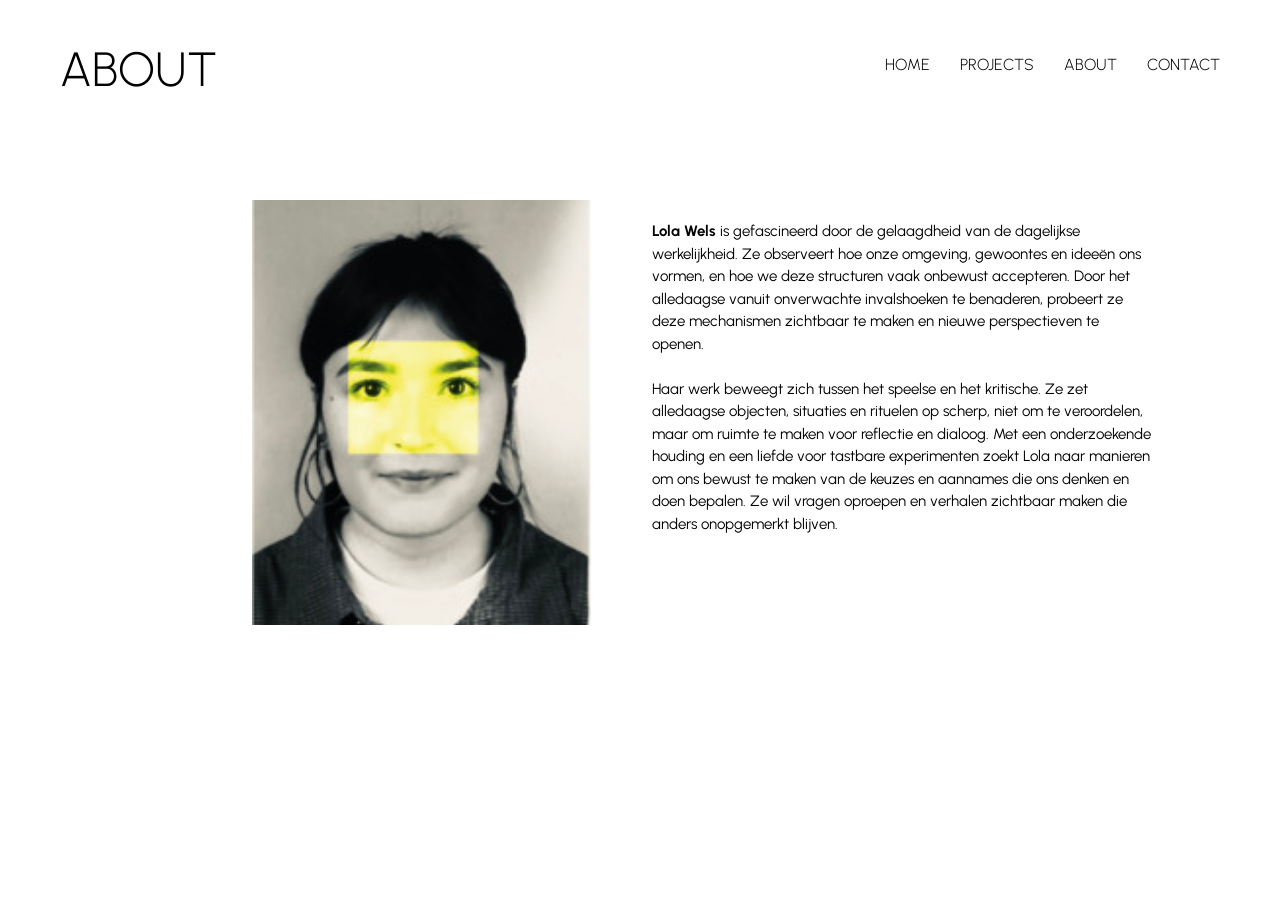
<file: about.html>
<!DOCTYPE html>
<html lang="en">

<head>
  <meta charset="UTF-8">
  <meta name="viewport" content="width=device-width, initial-scale=1.0">
  <title>Lola Wels - About</title>
  <link rel="stylesheet" href="styles.css">
</head>

<body>
  <header>
    <a href="index.html" class="logo" style="visibility: hidden;">LOLA WELS</a>
    <nav>
      <a href="index.html">HOME</a>
      <a href="projects.html">PROJECTS</a>
      <a href="about.html">ABOUT</a>
      <a href="contact.html">CONTACT</a>
    </nav>
  </header>

  <main class="about-container">
    <h1>ABOUT</h1>

    <img src="img/me.jpg" alt="Lola Wels" class="about-image">

    <div class="about-text">
      <p>
        <strong>Lola Wels</strong>
        is gefascineerd door de gelaagdheid van de dagelijkse werkelijkheid. Ze observeert hoe onze omgeving,
        gewoontes en ideeën ons vormen, en hoe we deze structuren vaak onbewust accepteren. Door het alledaagse vanuit
        onverwachte invalshoeken te benaderen, probeert ze deze mechanismen zichtbaar te maken en nieuwe perspectieven
        te openen.
        <br><br>
        Haar werk beweegt zich tussen het speelse en het kritische. Ze zet alledaagse objecten, situaties en rituelen op
        scherp, niet om te veroordelen, maar om ruimte te maken voor reflectie en dialoog. Met een onderzoekende houding
        en een liefde voor tastbare experimenten zoekt Lola naar manieren om ons bewust te maken van de keuzes en
        aannames die ons denken en doen bepalen. Ze wil vragen oproepen en verhalen zichtbaar maken die anders
        onopgemerkt blijven.
      </p>
    </div>
  </main>
</body>

</html>
</file>
<file: styles.css>
@import url('https://fonts.googleapis.com/css2?family=Urbanist:ital,wght@0,100..900;1,100..900&display=swap');

:root {
  --yellow: #F7E900;
  --text-color: #000;
  --bg-color: #FFF;
  --font-family: 'Urbanist', 'Helvetica Neue', Helvetica, Arial, sans-serif;
  --placeholder-grey: #C4C4C4;
}

* {
  box-sizing: border-box;
  margin: 0;
  padding: 0;
}

body {
  font-family: var(--font-family);
  font-weight: 400;
  /* Regular */
  background-color: var(--bg-color);
  color: var(--text-color);
  overflow-x: hidden;
  position: relative;
  z-index: 1;
}

/* Typography */
h1 {
  font-size: 48px;
  font-weight: 300;
  text-transform: uppercase;
}

h2 {
  font-size: 24px;
  font-weight: normal;
}

p {
  font-size: 15px;
  /* Ingesteld op 15px */
  line-height: 1.5;
}

a {
  text-decoration: none;
  color: inherit;
}

/* Navigation Header */
header {
  display: flex;
  justify-content: space-between;
  align-items: flex-start;
  padding: 40px 60px;
  position: fixed;
  top: 0;
  left: 0;
  width: 100%;
  z-index: 100;
  pointer-events: none;
}

.logo {
  font-size: 48px;
  font-weight: 300;
  pointer-events: auto;
}

.logo-yellow-block {
  position: absolute;
  top: 0;
  left: 200px;
  width: 160px;
  height: 160px;
  background-color: var(--yellow);
  z-index: -1;
}

nav {
  display: flex;
  gap: 30px;
  pointer-events: auto;
  margin-top: 15px;
}

nav a {
  font-size: 16px;
  text-transform: uppercase;
  font-weight: 300;
}

nav a:hover {
  text-decoration: underline;
}

/* --- Pages --- */

/* Home Page */
.home-container {
  height: 100vh;
  display: flex;
  align-items: center;
  padding-left: 60px;
  padding-top: 15vh;
}

.carousel {
  display: flex;
  align-items: center;
  gap: 80px;
  width: 100%;
  cursor: grab;
  padding: 50px 0;
  overflow-x: auto;
  scrollbar-width: none;
}

.carousel::-webkit-scrollbar {
  display: none;
}

.carousel:active {
  cursor: grabbing;
}

.carousel-item {
  flex-shrink: 0;
  width: 30vw;
  height: 40vh;
  object-fit: contain;
  transition: width 0.45s cubic-bezier(0.25, 1, 0.5, 1), height 0.45s cubic-bezier(0.25, 1, 0.5, 1);
  will-change: width, height;
}

.carousel-item.active {
  width: 45vw;
  height: 60vh;
}


/* Projects Page */
.projects-container {
  padding: 200px 60px 100px;
  display: grid;
  grid-template-columns: repeat(12, 1fr);
  grid-auto-rows: auto;
  gap: 60px 80px;
  position: relative;
  align-items: start;
}

.projects-yellow-block {
  grid-column: 5 / 7;
  grid-row: 2;
  width: 125%;
  aspect-ratio: 1;
  background-color: var(--yellow);
  z-index: 1;
  margin-top: -40px;
}

.project-card {
  display: flex;
  flex-direction: column;
  gap: 10px;
  z-index: 2;
  align-items: flex-start;
  align-self: start;
}

.project-card img {
  width: auto;
  max-width: 100%;
  height: auto;
  max-height: 650px;
  display: block;
}

.project-card.large {
  grid-column: 1 / 6;
  grid-row: 1;
  margin-top: 50px;
}

.project-card.tall {
  grid-column: 7 / 13;
  grid-row: 1;
}

.project-card.wide {
  grid-column: 6 / 13;
  grid-row: 2 / 4;
}

.project-card.medium {
  grid-column: 2 / 6;
  grid-row: 3;
}

.project-card.row-3 {
  grid-row: 4;
}

.project-card.row-4 {
  grid-row: 5;
}

.project-card.row-5 {
  grid-row: 6;
}


.project-info {
  font-family: var(--font-family);
  font-size: 15px;
  text-transform: none;
  line-height: 1.5;
  margin-top: 5px;
}

.project-info strong,
.project-info .project-title {
  font-family: var(--font-family);
  font-weight: 400;
  font-size: 15px;
  line-height: 1.5;
  text-transform: uppercase;
  display: block;
}

.project-info br {
  display: none;
}

/* Project Detail Page */
.project-detail-container {
  padding: 150px 60px 100px;
}

.project-title-fixed {
  position: fixed !important;
  top: 160px;
  left: 60px;
  right: 60px;
  width: auto;
  z-index: 99999;
  pointer-events: none;
  transform: none !important;
}

.project-title-fixed h1 {
  margin-bottom: 20px;
}

.project-title-fixed h1 {
  margin-bottom: 20px;
}

.project-content-scrollable {
  margin-left: 0;
  position: relative;
  z-index: 10;
  padding-top: 100px;
}

.project-grid {
  display: grid;
  grid-template-columns: repeat(12, 1fr);
  grid-auto-rows: auto;
  gap: 45px 40px;
  position: relative;
  z-index: 2;
}


.meta {
  grid-column: 1 / 4;
  grid-row: 1;
  font-size: 15px;
  text-transform: uppercase;
  margin-bottom: 5px;
  line-height: 1.5;
}

.detail-img-1 {
  grid-column: 5 / 13;
  grid-row: 1 / 3;
  width: 100%;
  max-width: 100%;
  height: auto;
  object-fit: contain;
  display: block;
  z-index: 2;
  align-self: start;
}

.project-detail-yellow-block {
  grid-column: 4 / 8;
  grid-row: 2 / 4;
  width: 100%;
  aspect-ratio: 1;
  background-color: var(--yellow);
  z-index: 1;
}

.detail-text-1 {
  grid-column: 1 / 5;
  grid-row: 4;
  z-index: 3;
  margin-top: -175px;
}

.detail-img-wrapper.detail-img-2-wrapper {
  grid-column: 7 / 13;
  grid-row: 4 / 6;
  z-index: 2;
  margin-top: -175px;

}


.detail-img-2 {
  display: block;
  width: 100%;
  max-width: 100%;
  height: auto;
  max-height: none;
  object-fit: contain;
}

.detail-text-2 {
  grid-column: 7 / 13;
  grid-row: 6;
  z-index: 3;
  margin-top: -10px;
}

.detail-text-1 p,
.detail-text-2 p {
  margin-bottom: 20px;
  line-height: 1.6;
}

/* About Page */
.about-container {
  padding: 200px 60px 100px;
  display: flex;
  gap: 60px;
  align-items: flex-start;
}

.about-container h1 {
  position: fixed;
  top: 40px;
  left: 60px;
  z-index: 110;
}

.about-image {
  width: 340px;
  height: 425px;
  object-fit: cover;
  background-color: var(--placeholder-grey);
  margin-left: 15vw;
}

.about-text {
  max-width: 500px;
  padding-top: 20px;
}

.about-text p {
  margin-bottom: 20px;
}

.about-text strong {
  font-weight: bold;
}

/* Contact Page */
.contact-container {
  height: 100vh;
  display: flex;
  justify-content: center;
  align-items: center;
  position: relative;
}

.contact-container h1 {
  position: absolute;
  top: 40px;
  left: 60px;
}

.contact-yellow-block {
  position: absolute;
  top: 50%;
  left: 50%;
  transform: translate(-50%, -50%);
  width: 400px;
  height: 400px;
  background-color: var(--yellow);
  z-index: -1;
}

.contact-text-wrapper {
  position: relative;
  z-index: 2;
  text-align: left;
}

.contact-text-wrapper a {
  font-size: 28px;
  display: block;
  margin-bottom: 10px;
  font-weight: 300;
}

.img-nav-controls {
  margin-top: 20px;
  position: relative;
  transform: translateY(10px);
}


.arrow-btn {
  background: transparent !important;
  border: none !important;
  box-shadow: none !important;
  appearance: none;
}

.process-img-wrapper {
  grid-column: 1 / 7;
  grid-row: 6;
  align-self: start;
  width: 100%;
  min-width: 0;
  z-index: 2;
}

.process-img {
  display: block;
  width: 90%;
  max-width: 100%;
  max-height: 400px;
  height: auto;
  object-fit: contain;
}

body>.project-title-fixed {
  position: fixed !important;
  top: 160px;
  left: 60px;
  right: 60px;
  width: auto;
  z-index: 9999;
  pointer-events: none;
}

body>.project-title-fixed h1 {
  margin-bottom: 20px;
}

process-img-wrapper {
  grid-column: 1 / 7;
  grid-row: 6;
  align-self: start;
  width: 100%;
  min-width: 0;
  z-index: 2;
}

.process-img {
  display: block;
  width: 90%;
  max-width: 100%;
  height: auto;
  max-height: 400px;
  object-fit: contain;
}

/* Eigen ruimte voor de pijltjes van de procesafbeelding */
.process-nav-controls {
  width: 90%;
}

/* Project 3: afbeelding iets groter */
.project-card.medium img {
  width: calc(110% + 15%);
  max-width: none;
  height: auto;
  transform: none;
  margin-left: -25%;
}

/* Project 5: afstand tot de rest verkleinen */
.project-card.large.row-3 {
  margin-top: 45px;
  transform: translateX(70px);
}


/* Opmaak van de informatie onder de projectkaarten */
.project-info span {
  display: block;
  font-size: 15px;
  line-height: 1.5;
}

.project-info p {
  margin-top: 4px;
}

.project-card.medium .project-info {
  margin-left: -25%;
}

.project-card.large.row-3 {
  margin-left: 10px;
}
</file>
